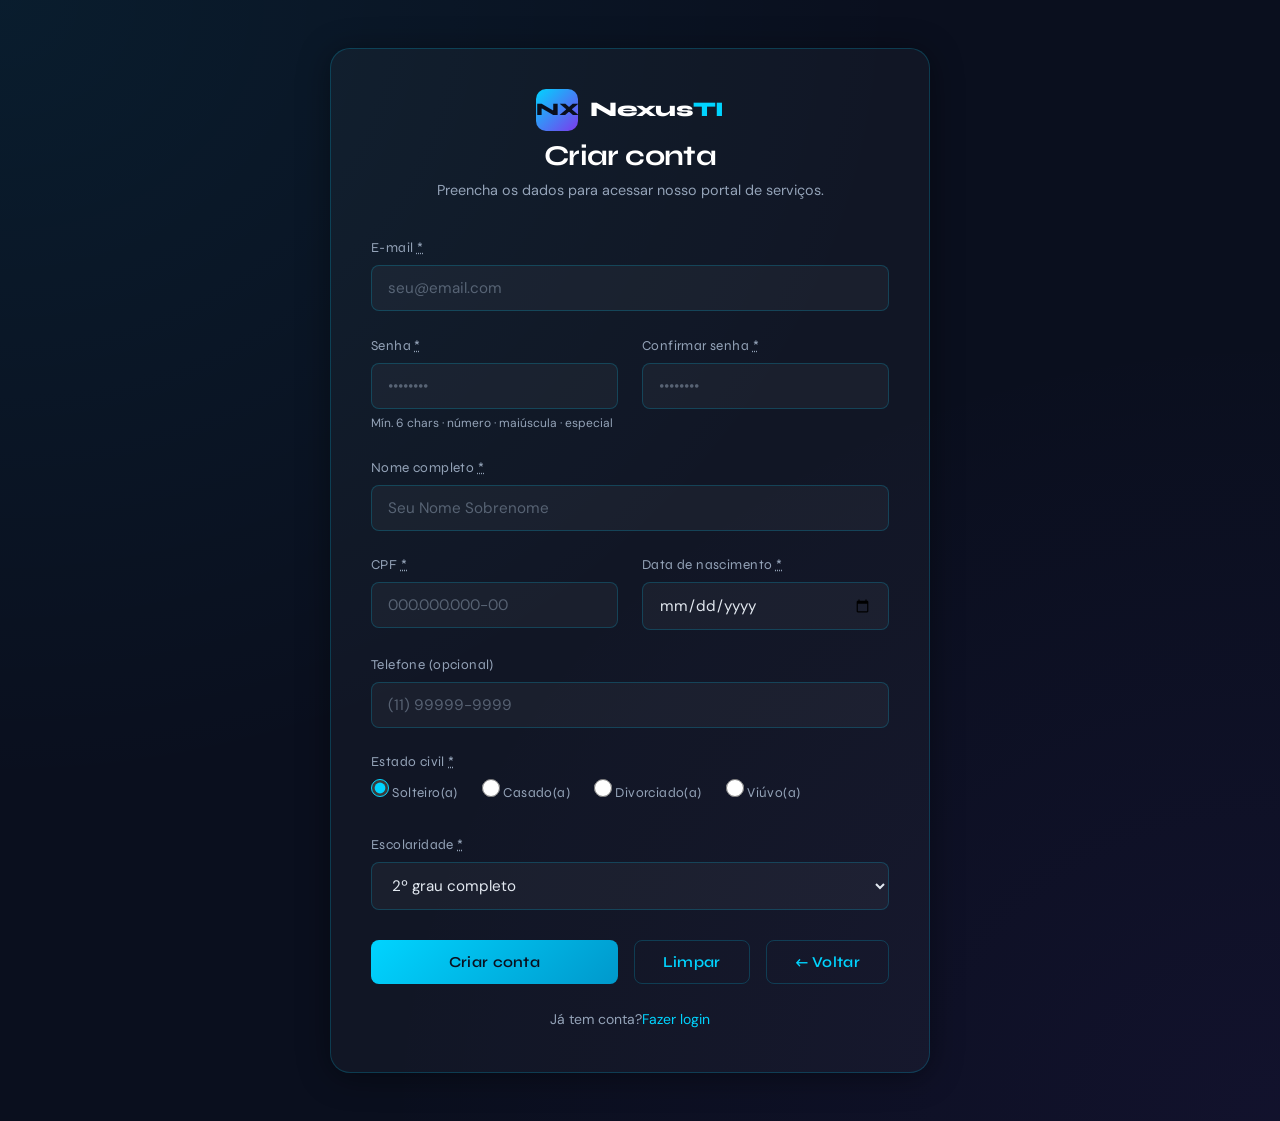
<file: pages/cadastro.html>
<!DOCTYPE html>
<html lang="pt-BR">
<head>
  <meta charset="UTF-8" />
  <meta name="viewport" content="width=device-width, initial-scale=1.0" />
  <title>Cadastro — Nexus TI</title>

  <link rel="stylesheet" href="../css/style.css" />
  <link rel="preconnect" href="https://fonts.googleapis.com" />
  <link href="https://fonts.googleapis.com/css2?family=Syne:wght@400;600;700;800&family=DM+Sans:ital,wght@0,300;0,400;0,500;1,400&family=JetBrains+Mono:wght@400;500&display=swap" rel="stylesheet" />

  <style>
    .cadastro-grid {
      display: grid;
      grid-template-columns: 1fr 1fr;
      gap: 0 1.5rem;
    }

    .cadastro-grid .form-grupo-full {
      grid-column: 1 / -1;
    }

    @media (max-width: 600px) {
      .cadastro-grid {
        grid-template-columns: 1fr;
      }
    }

    #form-auth {
      max-width: 600px;
    }
  </style>
</head>

<body class="auth-page" style="align-items: flex-start; padding: 3rem 1rem;">

  <div style="width:100%; max-width:620px; position:relative; z-index:1;">

    <form id="form-auth" novalidate aria-label="Formulário de cadastro de cliente">

      <div class="auth-logo">
        <a href="../index.html" class="logo" style="justify-content:center; margin-bottom:0.5rem;">
          <div class="logo-icone">NX</div>
          <span class="logo-texto">Nexus<span>TI</span></span>
        </a>
        <h1 class="auth-titulo">Criar conta</h1>
        <p class="auth-subtitulo">Preencha os dados para acessar nosso portal de serviços.</p>
      </div>

      <div class="cadastro-grid">

        <div class="form-grupo form-grupo-full" id="grupo-email">
          <label for="email">E-mail <abbr title="obrigatório">*</abbr></label>
          <input type="email" id="email" name="email" placeholder="seu@email.com"
                 autocomplete="email" aria-required="true" aria-describedby="erro-email" />
          <span class="erro-msg" id="erro-email" role="alert"></span>
        </div>

        <div class="form-grupo" id="grupo-senha">
          <label for="senha">Senha <abbr title="obrigatório">*</abbr></label>
          <input type="password" id="senha" name="senha" placeholder="••••••••"
                 autocomplete="new-password" aria-required="true" aria-describedby="erro-senha dica-senha" />
          <small id="dica-senha" style="font-size:0.75rem; color:var(--cor-texto-suave); display:block; margin-top:4px;">
            Mín. 6 chars · número · maiúscula · especial
          </small>
          <span class="erro-msg" id="erro-senha" role="alert"></span>
        </div>

        <div class="form-grupo" id="grupo-confirmar">
          <label for="confirmar">Confirmar senha <abbr title="obrigatório">*</abbr></label>
          <input type="password" id="confirmar" name="confirmar" placeholder="••••••••"
                 autocomplete="new-password" aria-required="true" aria-describedby="erro-confirmar" />
          <span class="erro-msg" id="erro-confirmar" role="alert"></span>
        </div>

        <div class="form-grupo form-grupo-full" id="grupo-nome">
          <label for="nome">Nome completo <abbr title="obrigatório">*</abbr></label>
          <input type="text" id="nome" name="nome" placeholder="Seu Nome Sobrenome"
                 autocomplete="name" aria-required="true" aria-describedby="erro-nome" />
          <span class="erro-msg" id="erro-nome" role="alert"></span>
        </div>

        <div class="form-grupo" id="grupo-cpf">
          <label for="cpf">CPF <abbr title="obrigatório">*</abbr></label>
          <input type="text" id="cpf" name="cpf" placeholder="000.000.000-00"
                 maxlength="14" inputmode="numeric" aria-required="true" aria-describedby="erro-cpf" />
          <span class="erro-msg" id="erro-cpf" role="alert"></span>
        </div>

        <div class="form-grupo" id="grupo-nascimento">
          <label for="nascimento">Data de nascimento <abbr title="obrigatório">*</abbr></label>
          <input type="date" id="nascimento" name="nascimento"
                 aria-required="true" aria-describedby="erro-nascimento" />
          <span class="erro-msg" id="erro-nascimento" role="alert"></span>
        </div>

        <div class="form-grupo form-grupo-full" id="grupo-telefone">
          <label for="telefone">Telefone <span style="color:var(--cor-texto-suave); font-weight:400;">(opcional)</span></label>
          <input type="tel" id="telefone" name="telefone" placeholder="(11) 99999-9999"
                 maxlength="15" autocomplete="tel" aria-describedby="erro-telefone" />
          <span class="erro-msg" id="erro-telefone" role="alert"></span>
        </div>

        <div class="form-grupo form-grupo-full" id="grupo-estado-civil">
          <label>Estado civil <abbr title="obrigatório">*</abbr></label>
          <div class="radio-grupo" role="radiogroup" aria-label="Estado civil">
            <label class="radio-item">
              <input type="radio" name="estado_civil" value="solteiro" checked /> Solteiro(a)
            </label>
            <label class="radio-item">
              <input type="radio" name="estado_civil" value="casado" /> Casado(a)
            </label>
            <label class="radio-item">
              <input type="radio" name="estado_civil" value="divorciado" /> Divorciado(a)
            </label>
            <label class="radio-item">
              <input type="radio" name="estado_civil" value="viuvo" /> Viúvo(a)
            </label>
          </div>
          <span class="erro-msg" id="erro-estado-civil" role="alert"></span>
        </div>

        <div class="form-grupo form-grupo-full" id="grupo-escolaridade">
          <label for="escolaridade">Escolaridade <abbr title="obrigatório">*</abbr></label>
          <select id="escolaridade" name="escolaridade" aria-required="true" aria-describedby="erro-escolaridade">
            <option value="">Selecione...</option>
            <option value="fundamental_inc">Fundamental incompleto</option>
            <option value="fundamental_com">Fundamental completo</option>
            <option value="medio_inc">2º grau incompleto</option>
            <option value="medio_com" selected>2º grau completo</option>
            <option value="superior_inc">Superior incompleto</option>
            <option value="superior_com">Superior completo</option>
            <option value="pos">Pós-graduação / MBA</option>
            <option value="mestrado">Mestrado</option>
            <option value="doutorado">Doutorado</option>
          </select>
          <span class="erro-msg" id="erro-escolaridade" role="alert"></span>
        </div>

      </div>

      <div style="display:flex; gap:1rem; margin-top:0.5rem; flex-wrap:wrap;">
        <button type="submit" class="btn btn-primario" id="btn-incluir" style="flex:1; justify-content:center;">
          Criar conta
        </button>
        <button type="button" class="btn btn-secundario" id="btn-limpar">Limpar</button>
        <button type="button" class="btn btn-secundario" id="btn-voltar">← Voltar</button>
      </div>

      <div class="auth-links" style="justify-content:center; margin-top:1.5rem;">
        <span style="color:var(--cor-texto-suave);">Já tem conta?</span>
        <a href="login.html">Fazer login</a>
      </div>

    </form>
  </div>

  <script src="../js/utils.js"></script>
  <script src="../js/cadastro.js"></script>
</body>
</html>
</file>
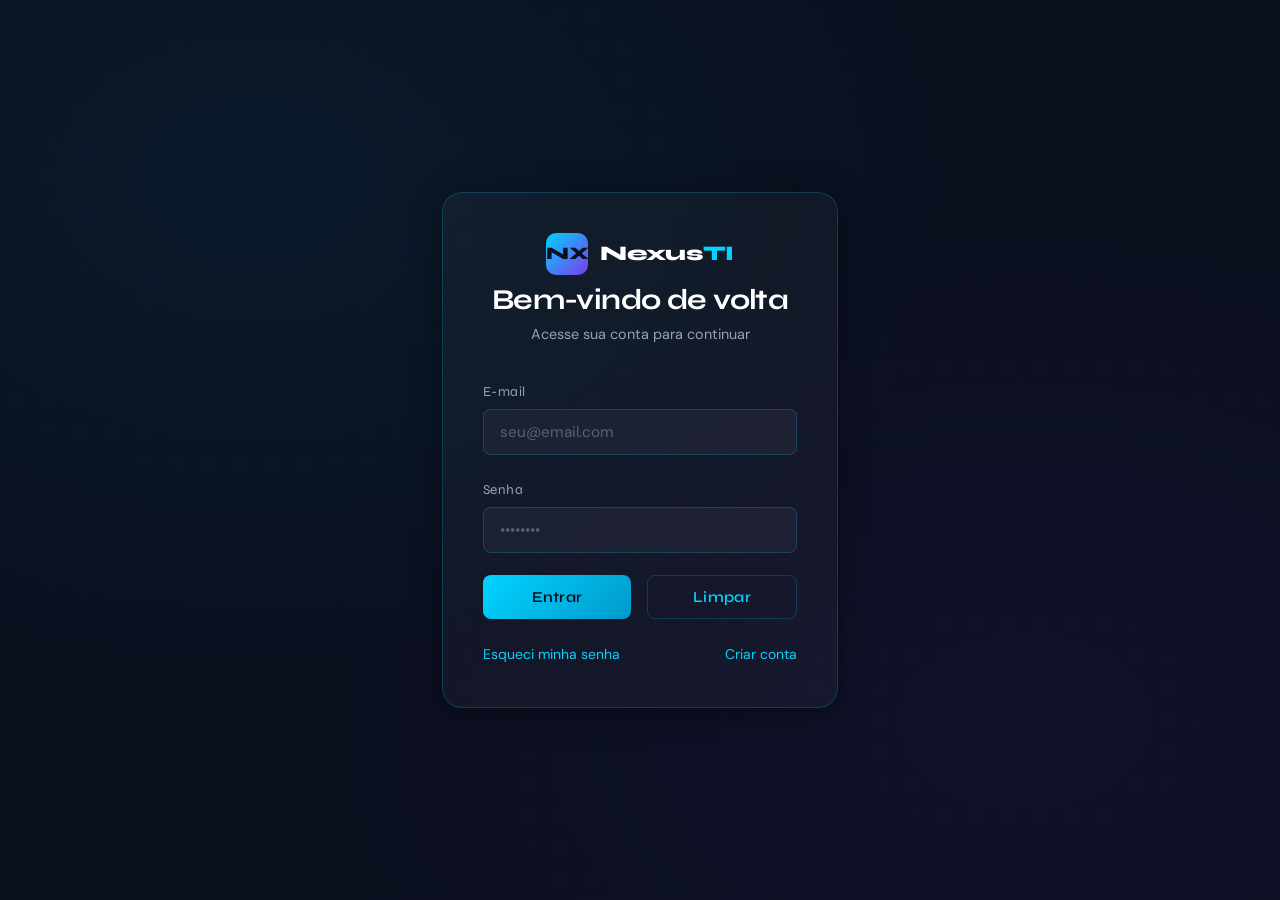
<file: pages/login.html>
<!DOCTYPE html>
<html lang="pt-BR">
<head>
  <meta charset="UTF-8" />
  <meta name="viewport" content="width=device-width, initial-scale=1.0" />
  <title>Login — Nexus TI</title>

  <link rel="stylesheet" href="../css/style.css" />
  <link rel="preconnect" href="https://fonts.googleapis.com" />
  <link href="https://fonts.googleapis.com/css2?family=Syne:wght@400;600;700;800&family=DM+Sans:ital,wght@0,300;0,400;0,500;1,400&family=JetBrains+Mono:wght@400;500&display=swap" rel="stylesheet" />

  <style>
    .auth-page {
      background:
        radial-gradient(ellipse at 20% 20%, rgba(0,212,255,0.06) 0%, transparent 50%),
        radial-gradient(ellipse at 80% 80%, rgba(124,58,237,0.06) 0%, transparent 50%),
        var(--cor-primaria);
    }

    #form-auth {
      animation: slideUp 0.5s ease;
    }

    .auth-bg-dots {
      position: fixed;
      top: 0; left: 0; right: 0; bottom: 0;
      background-image: radial-gradient(rgba(0,212,255,0.08) 1px, transparent 1px);
      background-size: 32px 32px;
      pointer-events: none;
      z-index: 0;
    }
  </style>
</head>

<body class="auth-page">
  <div class="auth-bg-dots" aria-hidden="true"></div>

  <div style="position:relative; z-index:1; width:100%; max-width:460px; padding:2rem;">

    <form id="form-auth" novalidate aria-label="Formulário de login">

      <div class="auth-logo">
        <a href="../index.html" class="logo" style="justify-content:center; margin-bottom:0.5rem;">
          <div class="logo-icone">NX</div>
          <span class="logo-texto">Nexus<span>TI</span></span>
        </a>
        <h1 class="auth-titulo">Bem-vindo de volta</h1>
        <p class="auth-subtitulo">Acesse sua conta para continuar</p>
      </div>

      <div class="form-grupo" id="grupo-email">
        <label for="email">E-mail</label>
        <input
          type="email"
          id="email"
          name="email"
          placeholder="seu@email.com"
          autocomplete="email"
          aria-required="true"
          aria-describedby="erro-email" />
        <span class="erro-msg" id="erro-email" role="alert"></span>
      </div>

      <div class="form-grupo" id="grupo-senha">
        <label for="senha">Senha</label>
        <input
          type="password"
          id="senha"
          name="senha"
          placeholder="••••••••"
          autocomplete="current-password"
          aria-required="true"
          aria-describedby="erro-senha" />
        <span class="erro-msg" id="erro-senha" role="alert"></span>
      </div>

      <div class="auth-botoes">
        <button type="submit" class="btn btn-primario" id="btn-login">Entrar</button>
        <button type="button" class="btn btn-secundario" id="btn-limpar">Limpar</button>
      </div>

      <div class="auth-links">
        <a href="troca-senha.html">Esqueci minha senha</a>
        <a href="cadastro.html">Criar conta</a>
      </div>

    </form>
  </div>

  <script src="../js/utils.js"></script>
  <script src="../js/login.js"></script>
</body>
</html>
</file>
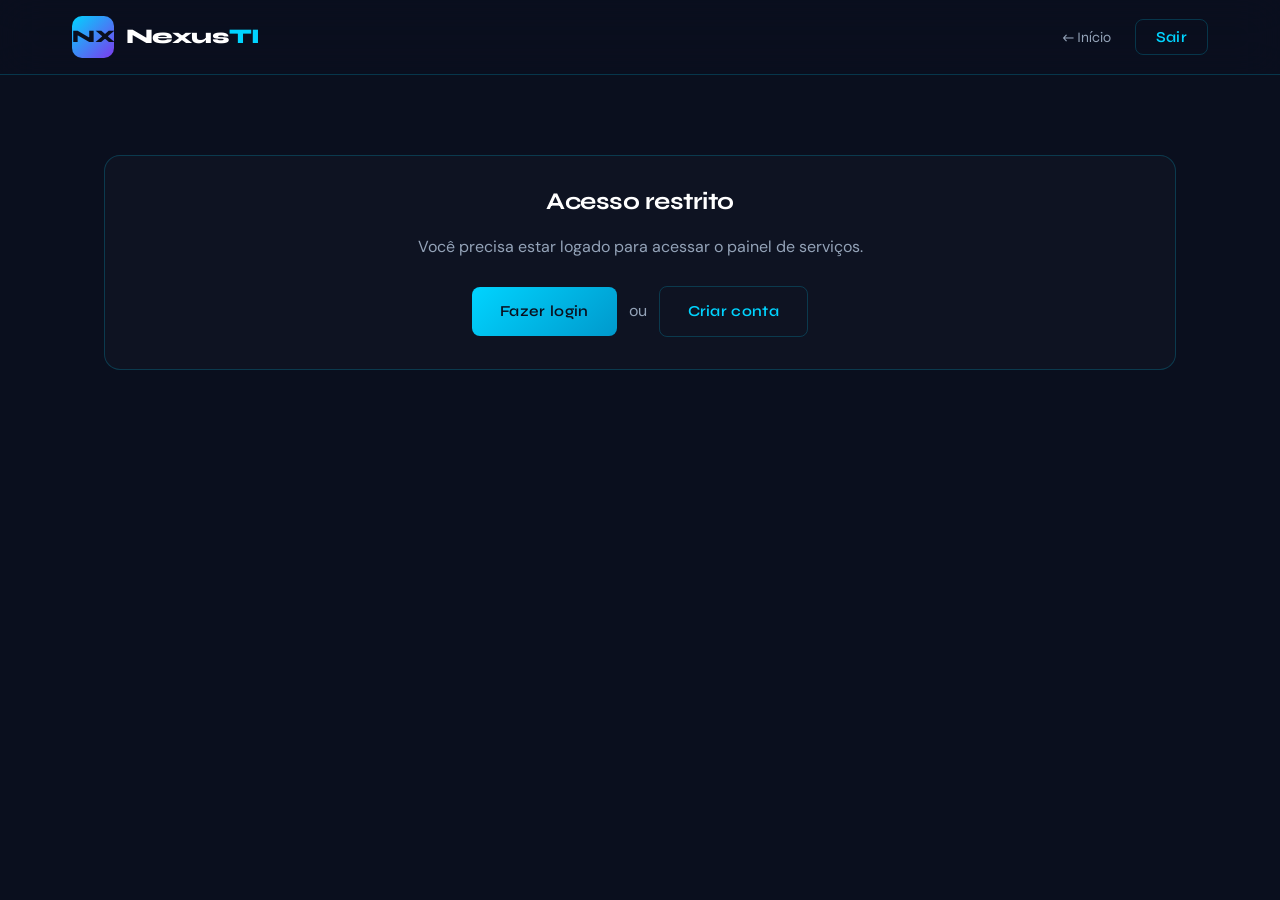
<file: pages/servicos.html>
<!DOCTYPE html>
<html lang="pt-BR">
<head>
  <meta charset="UTF-8" />
  <meta name="viewport" content="width=device-width, initial-scale=1.0" />
  <title>Meu Painel — Nexus TI</title>

  <link rel="stylesheet" href="../css/style.css" />
  <link rel="preconnect" href="https://fonts.googleapis.com" />
  <link href="https://fonts.googleapis.com/css2?family=Syne:wght@400;600;700;800&family=DM+Sans:ital,wght@0,300;0,400;0,500;1,400&family=JetBrains+Mono:wght@400;500&display=swap" rel="stylesheet" />

  <style>
    .painel .tabela-pedidos td:last-child { text-align: center; }

    .num-pedido {
      font-family: var(--fonte-mono);
      font-size: 0.85rem;
      color: var(--cor-acento);
    }

    .valor-preco {
      font-family: var(--fonte-titulo);
      font-weight: 700;
      color: var(--cor-branco);
    }

    .linha-vazia td {
      text-align: center;
      color: var(--cor-texto-suave);
      font-style: italic;
      padding: 2rem;
    }

    input:disabled, select:disabled {
      opacity: 0.6;
      cursor: not-allowed;
    }

    .aviso-login {
      text-align: center;
      padding: 3rem 2rem;
    }

    .aviso-login p {
      color: var(--cor-texto-suave);
      margin-bottom: 1.5rem;
    }

    @keyframes rowEnter {
      from { opacity: 0; transform: translateX(-10px); }
      to   { opacity: 1; transform: translateX(0); }
    }

    .linha-nova { animation: rowEnter 0.3s ease; }
  </style>
</head>

<body>

  <header class="site-header">
    <div class="container">
      <nav class="nav-inner">
        <a href="../index.html" class="logo">
          <div class="logo-icone">NX</div>
          <span class="logo-texto">Nexus<span>TI</span></span>
        </a>
        <ul class="nav-links">
          <li><a href="../index.html" class="link-nav">← Início</a></li>
          <li>
            <button class="btn btn-secundario" onclick="sair()" style="cursor:pointer;">Sair</button>
          </li>
        </ul>
      </nav>
    </div>
  </header>

  <main class="page-servicos">
    <div class="container">

      <div id="aviso-login" class="aviso-login" style="display:none;">
        <div class="painel">
          <h2 style="margin-bottom:1rem;">Acesso restrito</h2>
          <p>Você precisa estar logado para acessar o painel de serviços.</p>
          <a href="login.html" class="btn btn-primario">Fazer login</a>
          <span style="color:var(--cor-texto-suave); margin:0 0.5rem;">ou</span>
          <a href="cadastro.html" class="btn btn-secundario">Criar conta</a>
        </div>
      </div>

      <div id="conteudo-painel" style="display:none;">

        <div style="margin-bottom:2rem;">
          <span class="tag-acento">// Painel do cliente</span>
          <h1 style="font-size:clamp(1.6rem,3vw,2.2rem); margin-top:0.5rem;">Meus serviços</h1>
        </div>

        <section class="painel" aria-label="Dados do usuário">
          <h2 class="painel-titulo">👤 Dados do cliente</h2>
          <div class="usuario-info">
            <div class="usuario-campo">
              <span>Nome</span>
              <span id="info-nome">—</span>
            </div>
            <div class="usuario-campo">
              <span>E-mail</span>
              <span id="info-email">—</span>
            </div>
            <div class="usuario-campo">
              <span>Status</span>
              <span class="status-badge">Cliente ativo</span>
            </div>
          </div>
        </section>

        <section class="painel" aria-label="Pedidos do cliente">
          <h2 class="painel-titulo">📋 Meus pedidos</h2>
          <div style="overflow-x:auto;">
            <table class="tabela-pedidos" aria-label="Tabela de pedidos">
              <thead>
                <tr>
                  <th scope="col">Data pedido</th>
                  <th scope="col">Nº</th>
                  <th scope="col">Serviço</th>
                  <th scope="col">Status</th>
                  <th scope="col">Preço</th>
                  <th scope="col">Data prevista</th>
                  <th scope="col">Ação</th>
                </tr>
              </thead>
              <tbody id="tabela-body">
                <tr class="linha-vazia">
                  <td colspan="7">Nenhum pedido encontrado. Solicite um serviço abaixo.</td>
                </tr>
              </tbody>
            </table>
          </div>
        </section>

        <section class="painel" aria-label="Nova solicitação de serviço">
          <h2 class="painel-titulo">➕ Nova solicitação</h2>

          <div style="display:grid; grid-template-columns: 1fr 1fr; gap: 0 1.5rem;">

            <div class="form-grupo" id="grupo-servico" style="grid-column: 1 / -1;">
              <label for="sel-servico">Serviço <abbr title="obrigatório">*</abbr></label>
              <select id="sel-servico" aria-required="true" aria-describedby="erro-servico">
                <option value="">— Selecione um serviço —</option>
                <option value="seguranca"  data-preco="4500.00"  data-prazo="30">🛡️ Segurança da Informação</option>
                <option value="cloud"      data-preco="3200.00"  data-prazo="20">☁️ Cloud Computing</option>
                <option value="suporte"    data-preco="800.00"   data-prazo="5">⚙️ Suporte Técnico</option>
                <option value="software"   data-preco="12000.00" data-prazo="60">💻 Desenvolvimento de Software</option>
                <option value="bi"         data-preco="6500.00"  data-prazo="45">📊 Business Intelligence</option>
                <option value="backup"     data-preco="1200.00"  data-prazo="10">🔄 Backup e Recuperação</option>
              </select>
              <span class="erro-msg" id="erro-servico" role="alert"></span>
            </div>

            <div class="form-grupo">
              <label for="inp-preco">Preço (R$)</label>
              <input type="text" id="inp-preco" readonly disabled placeholder="Automático" />
            </div>

            <div class="form-grupo">
              <label for="inp-prazo">Prazo (dias)</label>
              <input type="text" id="inp-prazo" readonly disabled placeholder="Automático" />
            </div>

            <div class="form-grupo">
              <label for="inp-data-prev">Data prevista de entrega</label>
              <input type="text" id="inp-data-prev" readonly disabled placeholder="Automático" />
            </div>

            <div class="form-grupo">
              <label for="inp-status">Status</label>
              <input type="text" id="inp-status" value="EM ELABORAÇÃO" readonly disabled />
            </div>

          </div>

          <div style="margin-top:0.5rem;">
            <button class="btn btn-primario" id="btn-adicionar">➕ Adicionar pedido</button>
          </div>

        </section>

      </div>

    </div>
  </main>

  <script src="../js/utils.js"></script>
  <script src="../js/servicos.js"></script>
</body>
</html>
</file>
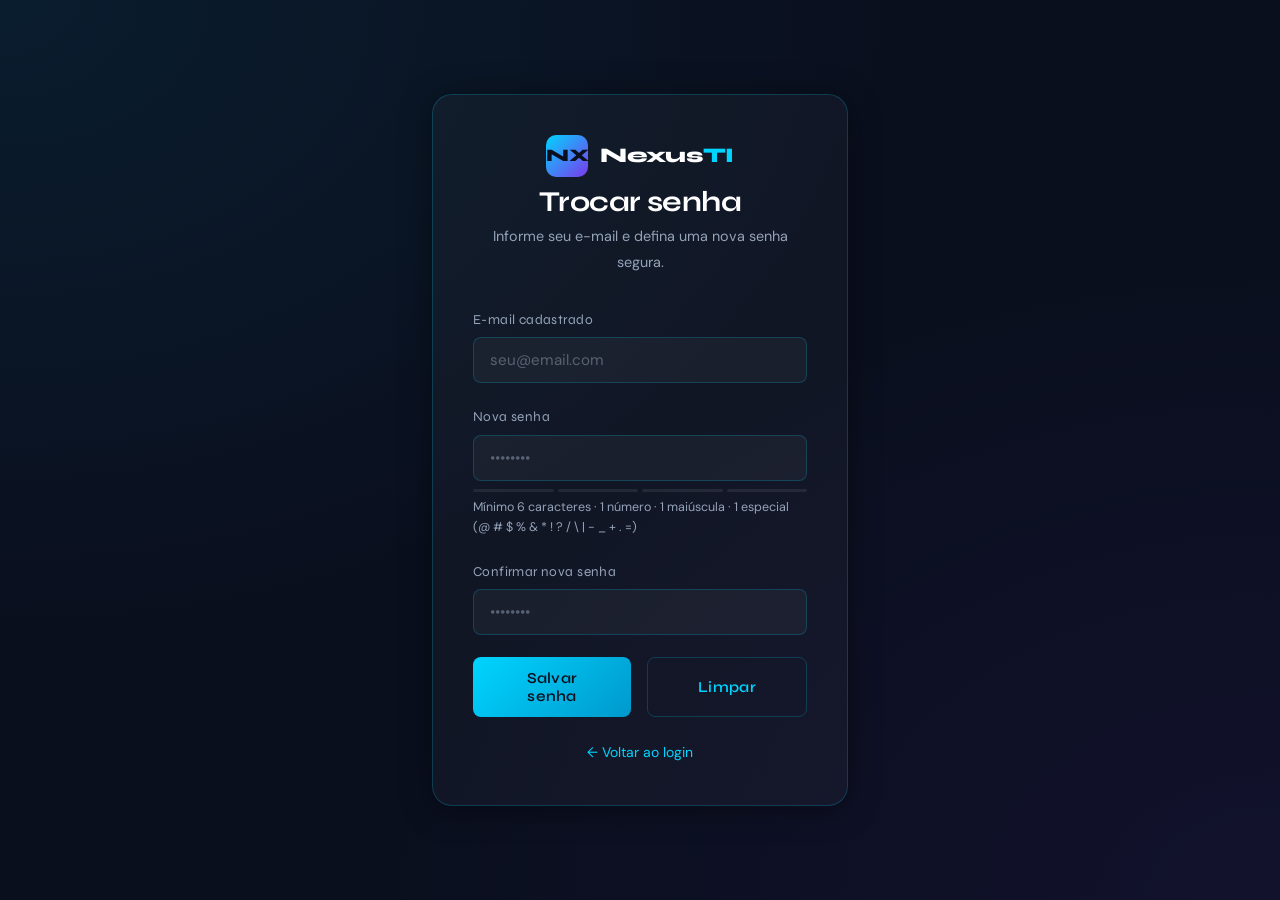
<file: pages/troca-senha.html>
<!DOCTYPE html>
<html lang="pt-BR">
<head>
  <meta charset="UTF-8" />
  <meta name="viewport" content="width=device-width, initial-scale=1.0" />
  <title>Troca de Senha — Nexus TI</title>

  <link rel="stylesheet" href="../css/style.css" />
  <link rel="preconnect" href="https://fonts.googleapis.com" />
  <link href="https://fonts.googleapis.com/css2?family=Syne:wght@400;600;700;800&family=DM+Sans:ital,wght@0,300;0,400;0,500;1,400&family=JetBrains+Mono:wght@400;500&display=swap" rel="stylesheet" />

  <style>
    .senha-forca {
      margin-top: 8px;
      display: flex;
      gap: 4px;
    }

    .forca-barra {
      height: 3px;
      flex: 1;
      border-radius: 2px;
      background: rgba(255,255,255,0.08);
      transition: background 0.3s ease;
    }

    .forca-barra.ativa-fraca  { background: var(--cor-erro); }
    .forca-barra.ativa-media  { background: #f59e0b; }
    .forca-barra.ativa-forte  { background: var(--cor-sucesso); }

    .forca-label {
      font-size: 0.75rem;
      color: var(--cor-texto-suave);
      margin-top: 4px;
    }

    #form-auth.troca {
      max-width: 480px;
    }
  </style>
</head>

<body class="auth-page">

  <div style="position:relative; z-index:1; width:100%; max-width:480px; padding:2rem;">

    <form id="form-auth" class="troca" novalidate aria-label="Formulário de troca de senha">

      <div class="auth-logo">
        <a href="../index.html" class="logo" style="justify-content:center; margin-bottom:0.5rem;">
          <div class="logo-icone">NX</div>
          <span class="logo-texto">Nexus<span>TI</span></span>
        </a>
        <h1 class="auth-titulo">Trocar senha</h1>
        <p class="auth-subtitulo">Informe seu e-mail e defina uma nova senha segura.</p>
      </div>

      <div class="form-grupo" id="grupo-email">
        <label for="email">E-mail cadastrado</label>
        <input type="email" id="email" name="email" placeholder="seu@email.com"
               autocomplete="email" aria-required="true" aria-describedby="erro-email" />
        <span class="erro-msg" id="erro-email" role="alert"></span>
      </div>

      <div class="form-grupo" id="grupo-senha">
        <label for="senha">Nova senha</label>
        <input type="password" id="senha" name="senha" placeholder="••••••••"
               autocomplete="new-password" aria-required="true" aria-describedby="erro-senha dica-senha" />

        <div class="senha-forca" aria-hidden="true">
          <div class="forca-barra" id="barra1"></div>
          <div class="forca-barra" id="barra2"></div>
          <div class="forca-barra" id="barra3"></div>
          <div class="forca-barra" id="barra4"></div>
        </div>
        <span class="forca-label" id="forca-label"></span>

        <small id="dica-senha" style="display:block; margin-top:6px; color:var(--cor-texto-suave); font-size:0.78rem; line-height:1.6;">
          Mínimo 6 caracteres · 1 número · 1 maiúscula · 1 especial (@ # $ % &amp; * ! ? / \ | - _ + . =)
        </small>

        <span class="erro-msg" id="erro-senha" role="alert"></span>
      </div>

      <div class="form-grupo" id="grupo-confirmar">
        <label for="confirmar">Confirmar nova senha</label>
        <input type="password" id="confirmar" name="confirmar" placeholder="••••••••"
               autocomplete="new-password" aria-required="true" aria-describedby="erro-confirmar" />
        <span class="erro-msg" id="erro-confirmar" role="alert"></span>
      </div>

      <div class="auth-botoes">
        <button type="submit" class="btn btn-primario">Salvar senha</button>
        <button type="button" class="btn btn-secundario" id="btn-limpar">Limpar</button>
      </div>

      <div class="auth-links" style="justify-content:center;">
        <a href="login.html">← Voltar ao login</a>
      </div>

    </form>
  </div>

  <script src="../js/utils.js"></script>
  <script src="../js/troca-senha.js"></script>
</body>
</html>
</file>
<file: css/style.css>
:root {
  --cor-primaria: #0a0f1e;
  --cor-secundaria: #0d2137;
  --cor-acento: #00d4ff;
  --cor-acento2: #7c3aed;
  --cor-texto: #e2e8f0;
  --cor-texto-suave: #94a3b8;
  --cor-branco: #ffffff;
  --cor-erro: #f87171;
  --cor-sucesso: #4ade80;
  --cor-borda: rgba(0, 212, 255, 0.2);
  --fonte-titulo: 'Syne', sans-serif;
  --fonte-corpo: 'DM Sans', sans-serif;
  --fonte-mono: 'JetBrains Mono', monospace;
  --sombra-card: 0 4px 32px rgba(0, 0, 0, 0.4);
  --sombra-acento: 0 0 24px rgba(0, 212, 255, 0.15);
  --raio: 12px;
  --transicao: 0.3s ease;
}

*, *::before, *::after {
  box-sizing: border-box;
  margin: 0;
  padding: 0;
}

html {
  scroll-behavior: smooth;
}

body {
  font-family: var(--fonte-corpo);
  background-color: var(--cor-primaria);
  color: var(--cor-texto);
  line-height: 1.7;
  min-height: 100vh;
  overflow-x: hidden;
}

h1, h2, h3, h4, h5, h6 {
  font-family: var(--fonte-titulo);
  font-weight: 700;
  line-height: 1.2;
  letter-spacing: -0.02em;
  color: var(--cor-branco);
}

p {
  font-family: var(--fonte-corpo);
  color: var(--cor-texto);
  font-size: 1rem;
  line-height: 1.8;
}

a {
  color: var(--cor-acento);
  text-decoration: none;
  transition: color var(--transicao);
}

a:hover {
  color: var(--cor-branco);
}

img {
  max-width: 100%;
  display: block;
}

ul, ol {
  padding-left: 1.5rem;
}

table {
  width: 100%;
  border-collapse: collapse;
  font-family: var(--fonte-corpo);
}

th {
  background: rgba(0, 212, 255, 0.1);
  color: var(--cor-acento);
  font-family: var(--fonte-titulo);
  font-size: 0.8rem;
  letter-spacing: 0.08em;
  text-transform: uppercase;
  padding: 14px 16px;
  text-align: left;
  border-bottom: 1px solid var(--cor-borda);
}

td {
  padding: 14px 16px;
  border-bottom: 1px solid rgba(255, 255, 255, 0.05);
  vertical-align: top;
  font-size: 0.95rem;
  color: var(--cor-texto);
}

tr:hover td {
  background: rgba(255, 255, 255, 0.02);
}

.container {
  width: 100%;
  max-width: 1200px;
  margin: 0 auto;
  padding: 0 2rem;
}

.secao {
  padding: 5rem 0;
}

.secao-titulo {
  font-size: clamp(1.8rem, 4vw, 2.8rem);
  margin-bottom: 1rem;
  position: relative;
}

.secao-titulo + p {
  color: var(--cor-texto-suave);
  font-size: 1.1rem;
  max-width: 600px;
  margin-bottom: 3rem;
}

.secao-titulo::after {
  content: '';
  display: block;
  width: 60px;
  height: 3px;
  background: linear-gradient(90deg, var(--cor-acento), var(--cor-acento2));
  margin-top: 12px;
  border-radius: 2px;
}

.tag-acento {
  display: inline-block;
  background: rgba(0, 212, 255, 0.1);
  color: var(--cor-acento);
  border: 1px solid var(--cor-borda);
  padding: 4px 14px;
  border-radius: 100px;
  font-size: 0.8rem;
  font-family: var(--fonte-mono);
  letter-spacing: 0.05em;
  margin-bottom: 1rem;
}

.card {
  background: rgba(255, 255, 255, 0.03);
  border: 1px solid var(--cor-borda);
  border-radius: var(--raio);
  padding: 2rem;
  transition: transform var(--transicao), box-shadow var(--transicao), border-color var(--transicao);
}

.card:hover {
  transform: translateY(-4px);
  box-shadow: var(--sombra-acento);
  border-color: rgba(0, 212, 255, 0.4);
}

.btn {
  display: inline-flex;
  align-items: center;
  gap: 8px;
  padding: 12px 28px;
  border-radius: 8px;
  font-family: var(--fonte-titulo);
  font-size: 0.95rem;
  font-weight: 600;
  cursor: pointer;
  transition: all var(--transicao);
  border: none;
  letter-spacing: 0.02em;
}

.btn-primario {
  background: linear-gradient(135deg, var(--cor-acento), #0099cc);
  color: var(--cor-primaria);
}

.btn-primario:hover {
  transform: translateY(-2px);
  box-shadow: 0 8px 24px rgba(0, 212, 255, 0.3);
  color: var(--cor-primaria);
}

.btn-secundario {
  background: transparent;
  color: var(--cor-acento);
  border: 1px solid var(--cor-borda);
}

.btn-secundario:hover {
  background: rgba(0, 212, 255, 0.08);
  border-color: var(--cor-acento);
}

.btn-perigo {
  background: rgba(248, 113, 113, 0.1);
  color: var(--cor-erro);
  border: 1px solid rgba(248, 113, 113, 0.3);
  padding: 6px 14px;
  font-size: 0.8rem;
}

.btn-perigo:hover {
  background: rgba(248, 113, 113, 0.2);
}

.form-grupo {
  margin-bottom: 1.4rem;
}

.form-grupo label {
  display: block;
  font-size: 0.85rem;
  color: var(--cor-texto-suave);
  margin-bottom: 6px;
  font-family: var(--fonte-titulo);
  letter-spacing: 0.03em;
}

.form-grupo input,
.form-grupo select {
  width: 100%;
  padding: 12px 16px;
  background: rgba(255, 255, 255, 0.04);
  border: 1px solid var(--cor-borda);
  border-radius: 8px;
  color: var(--cor-texto);
  font-family: var(--fonte-corpo);
  font-size: 0.95rem;
  transition: border-color var(--transicao), box-shadow var(--transicao);
  outline: none;
}

.form-grupo input:focus,
.form-grupo select:focus {
  border-color: var(--cor-acento);
  box-shadow: 0 0 0 3px rgba(0, 212, 255, 0.1);
}

.form-grupo input::placeholder {
  color: rgba(148, 163, 184, 0.5);
}

.form-grupo select option {
  background: var(--cor-secundaria);
}

.form-grupo .erro-msg {
  display: none;
  color: var(--cor-erro);
  font-size: 0.8rem;
  margin-top: 5px;
  animation: fadeIn 0.2s ease;
}

.form-grupo.invalido input,
.form-grupo.invalido select {
  border-color: var(--cor-erro);
  box-shadow: 0 0 0 3px rgba(248, 113, 113, 0.1);
}

.form-grupo.invalido .erro-msg {
  display: block;
}

.radio-grupo {
  display: flex;
  gap: 1.5rem;
  flex-wrap: wrap;
}

.radio-item {
  display: flex;
  align-items: center;
  gap: 8px;
  cursor: pointer;
  font-size: 0.95rem;
  color: var(--cor-texto);
}

.radio-item input[type="radio"] {
  width: 18px;
  height: 18px;
  accent-color: var(--cor-acento);
  cursor: pointer;
}

.site-header {
  position: sticky;
  top: 0;
  z-index: 100;
  background: rgba(10, 15, 30, 0.9);
  backdrop-filter: blur(20px);
  border-bottom: 1px solid var(--cor-borda);
  padding: 1rem 0;
}

.nav-inner {
  display: flex;
  align-items: center;
  justify-content: space-between;
  gap: 2rem;
}

.logo {
  display: flex;
  align-items: center;
  gap: 12px;
  text-decoration: none;
}

.logo-grupo {
  display: flex;
  flex-direction: column;
  gap: 2px;
}

.logo-frase {
  font-size: 0.7rem;
  color: var(--cor-texto-suave);
  font-family: var(--fonte-mono);
  letter-spacing: 0.06em;
  padding-left: 54px;
}

a[target="_blank"] {
  position: relative;
}

a[target="_blank"]::after {
  content: ' ↗';
  font-size: 0.75em;
  opacity: 0.6;
}

input[aria-required="true"]:focus {
  border-color: var(--cor-acento);
  box-shadow: 0 0 0 3px rgba(0, 212, 255, 0.15);
}

input[readonly] {
  opacity: 0.6;
  cursor: not-allowed;
  background: rgba(255, 255, 255, 0.02);
}

.logo-icone {
  width: 42px;
  height: 42px;
  background: linear-gradient(135deg, var(--cor-acento), var(--cor-acento2));
  border-radius: 10px;
  display: flex;
  align-items: center;
  justify-content: center;
  font-family: var(--fonte-titulo);
  font-weight: 800;
  color: var(--cor-primaria);
  font-size: 1.1rem;
  flex-shrink: 0;
}

.logo-texto {
  font-family: var(--fonte-titulo);
  font-size: 1.3rem;
  font-weight: 800;
  color: var(--cor-branco);
  letter-spacing: -0.03em;
}

.logo-texto span {
  color: var(--cor-acento);
}

.nav-links {
  display: flex;
  align-items: center;
  gap: 0.5rem;
  list-style: none;
  padding: 0;
}

.nav-links a {
  padding: 8px 16px;
  border-radius: 8px;
  font-family: var(--fonte-titulo);
  font-size: 0.9rem;
  color: var(--cor-texto-suave);
  transition: all var(--transicao);
}

.nav-links a:hover {
  color: var(--cor-branco);
  background: rgba(255, 255, 255, 0.05);
}

.nav-links .btn {
  padding: 8px 20px;
}

.site-footer {
  background: var(--cor-secundaria);
  border-top: 1px solid var(--cor-borda);
  padding: 3rem 0 1.5rem;
}

.footer-grid {
  display: grid;
  grid-template-columns: 2fr 1fr 1fr;
  gap: 3rem;
  margin-bottom: 3rem;
}

.footer-titulo {
  font-size: 0.85rem;
  font-family: var(--fonte-titulo);
  letter-spacing: 0.08em;
  text-transform: uppercase;
  color: var(--cor-acento);
  margin-bottom: 1rem;
}

.footer-lista {
  list-style: none;
  padding: 0;
}

.footer-lista li {
  margin-bottom: 0.6rem;
  color: var(--cor-texto-suave);
  font-size: 0.95rem;
}

.footer-lista a {
  color: var(--cor-texto-suave);
}

.footer-lista a:hover {
  color: var(--cor-acento);
}

.pagamentos {
  display: flex;
  gap: 10px;
  flex-wrap: wrap;
  margin-top: 0.8rem;
}

.pagamento-badge {
  background: rgba(255, 255, 255, 0.06);
  border: 1px solid var(--cor-borda);
  border-radius: 6px;
  padding: 8px 16px;
  font-size: 0.8rem;
  font-family: var(--fonte-mono);
  font-weight: 500;
  color: var(--cor-texto);
  letter-spacing: 0.05em;
  text-transform: uppercase;
  transition: background var(--transicao), border-color var(--transicao);
}

.pagamento-badge:hover {
  background: rgba(0, 212, 255, 0.08);
  border-color: var(--cor-acento);
}

.footer-bottom {
  border-top: 1px solid var(--cor-borda);
  padding-top: 1.5rem;
  text-align: center;
  color: var(--cor-texto-suave);
  font-size: 0.85rem;
}

.galeria-grid {
  display: grid;
  grid-template-columns: repeat(auto-fit, minmax(250px, 1fr));
  gap: 1.5rem;
}

.galeria-item {
  border-radius: var(--raio);
  overflow: hidden;
  position: relative;
  aspect-ratio: 16/10;
  background: rgba(255,255,255,0.04);
  border: 1px solid var(--cor-borda);
  cursor: pointer;
  transition: transform var(--transicao);
}

.galeria-item:hover {
  transform: scale(1.02);
}

.galeria-item img {
  width: 100%;
  height: 100%;
  object-fit: cover;
  transition: transform var(--transicao);
}

.galeria-item:hover img {
  transform: scale(1.05);
}

.galeria-placeholder {
  width: 100%;
  height: 100%;
  display: flex;
  flex-direction: column;
  align-items: center;
  justify-content: center;
  gap: 8px;
  color: var(--cor-texto-suave);
  font-size: 0.85rem;
}

.video-wrapper {
  position: relative;
  padding-bottom: 56.25%;
  height: 0;
  overflow: hidden;
  border-radius: var(--raio);
  border: 1px solid var(--cor-borda);
}

.video-wrapper iframe {
  position: absolute;
  top: 0;
  left: 0;
  width: 100%;
  height: 100%;
  border: none;
}

.auth-page {
  min-height: 100vh;
  display: flex;
  align-items: center;
  justify-content: center;
  padding: 2rem;
  background: radial-gradient(ellipse at top left, rgba(0,212,255,0.07) 0%, transparent 50%),
              radial-gradient(ellipse at bottom right, rgba(124,58,237,0.07) 0%, transparent 50%),
              var(--cor-primaria);
}

#form-auth {
  width: 100%;
  max-width: 460px;
  background: rgba(255,255,255,0.03);
  border: 1px solid var(--cor-borda);
  border-radius: 20px;
  padding: 2.5rem;
  box-shadow: var(--sombra-card);
  animation: slideUp 0.5s ease;
}

.auth-logo {
  text-align: center;
  margin-bottom: 2rem;
}

.auth-titulo {
  font-size: 1.8rem;
  margin-bottom: 0.3rem;
}

.auth-subtitulo {
  color: var(--cor-texto-suave);
  font-size: 0.9rem;
}

.auth-links {
  display: flex;
  justify-content: space-between;
  margin-top: 1.5rem;
  font-size: 0.875rem;
  color: var(--cor-texto-suave);
}

.auth-botoes {
  display: flex;
  gap: 1rem;
  margin-top: 0.5rem;
}

.auth-botoes .btn {
  flex: 1;
  justify-content: center;
}

.scroll-area {
  max-height: 320px;
  overflow-y: auto;
  padding-right: 8px;
  scroll-behavior: smooth;
}

.scroll-area::-webkit-scrollbar {
  width: 4px;
}

.scroll-area::-webkit-scrollbar-track {
  background: transparent;
}

.scroll-area::-webkit-scrollbar-thumb {
  background: var(--cor-borda);
  border-radius: 2px;
}

.servicos-grid {
  display: grid;
  grid-template-columns: repeat(auto-fit, minmax(280px, 1fr));
  gap: 1.5rem;
}

.servico-card {
  background: rgba(255,255,255,0.03);
  border: 1px solid var(--cor-borda);
  border-radius: var(--raio);
  padding: 1.8rem;
  transition: all var(--transicao);
  position: relative;
  overflow: hidden;
}

.servico-card::before {
  content: '';
  position: absolute;
  top: 0;
  left: 0;
  right: 0;
  height: 2px;
  background: linear-gradient(90deg, var(--cor-acento), var(--cor-acento2));
  transform: scaleX(0);
  transition: transform var(--transicao);
}

.servico-card:hover::before {
  transform: scaleX(1);
}

.servico-card:hover {
  border-color: rgba(0,212,255,0.3);
  transform: translateY(-4px);
  box-shadow: var(--sombra-acento);
}

.servico-icone {
  width: 48px;
  height: 48px;
  background: rgba(0,212,255,0.1);
  border-radius: 10px;
  display: flex;
  align-items: center;
  justify-content: center;
  font-size: 1.4rem;
  margin-bottom: 1rem;
}

.servico-nome {
  font-family: var(--fonte-titulo);
  font-size: 1.1rem;
  color: var(--cor-branco);
  margin-bottom: 0.5rem;
}

.servico-desc {
  color: var(--cor-texto-suave);
  font-size: 0.9rem;
  line-height: 1.6;
}

.page-servicos {
  padding: 2rem 0 4rem;
}

.painel {
  background: rgba(255,255,255,0.02);
  border: 1px solid var(--cor-borda);
  border-radius: 16px;
  padding: 2rem;
  margin-bottom: 2rem;
}

.painel-titulo {
  font-size: 1.1rem;
  color: var(--cor-acento);
  font-family: var(--fonte-titulo);
  letter-spacing: 0.05em;
  margin-bottom: 1.2rem;
  padding-bottom: 0.8rem;
  border-bottom: 1px solid var(--cor-borda);
  display: flex;
  align-items: center;
  gap: 8px;
}

.usuario-info {
  display: flex;
  gap: 2rem;
  flex-wrap: wrap;
}

.usuario-campo {
  display: flex;
  flex-direction: column;
  gap: 2px;
}

.usuario-campo span:first-child {
  font-size: 0.75rem;
  font-family: var(--fonte-mono);
  color: var(--cor-texto-suave);
  text-transform: uppercase;
  letter-spacing: 0.05em;
}

.usuario-campo span:last-child {
  font-size: 1rem;
  color: var(--cor-branco);
  font-family: var(--fonte-titulo);
}

.status-badge {
  display: inline-block;
  padding: 3px 10px;
  border-radius: 100px;
  font-size: 0.75rem;
  font-family: var(--fonte-mono);
  background: rgba(0,212,255,0.1);
  color: var(--cor-acento);
  border: 1px solid var(--cor-borda);
}

@keyframes fadeIn {
  from { opacity: 0; transform: translateY(-4px); }
  to   { opacity: 1; transform: translateY(0); }
}

@keyframes slideUp {
  from { opacity: 0; transform: translateY(24px); }
  to   { opacity: 1; transform: translateY(0); }
}

@keyframes pulse-glow {
  0%, 100% { box-shadow: 0 0 0 0 rgba(0,212,255,0); }
  50%       { box-shadow: 0 0 0 8px rgba(0,212,255,0.08); }
}

@keyframes float {
  0%, 100% { transform: translateY(0); }
  50%       { transform: translateY(-8px); }
}

.hero-badge {
  animation: fadeIn 0.6s ease both;
}

.hero-titulo {
  animation: slideUp 0.7s ease 0.1s both;
}

.hero-desc {
  animation: slideUp 0.7s ease 0.2s both;
}

.hero-cta {
  animation: slideUp 0.7s ease 0.3s both;
}

@media (max-width: 768px) {
  .secao {
    padding: 3rem 0;
  }

  .footer-grid {
    grid-template-columns: 1fr;
    gap: 2rem;
  }

  .nav-links .link-nav {
    display: none;
  }

  .auth-botoes {
    flex-direction: column;
  }

  .usuario-info {
    flex-direction: column;
    gap: 1rem;
  }

  table {
    font-size: 0.85rem;
  }

  th, td {
    padding: 10px 12px;
  }
}

@media (max-width: 480px) {
  #form-auth {
    padding: 1.8rem;
  }

  .container {
    padding: 0 1.2rem;
  }

  .secao-titulo {
    font-size: 1.6rem;
  }
}
</file>
